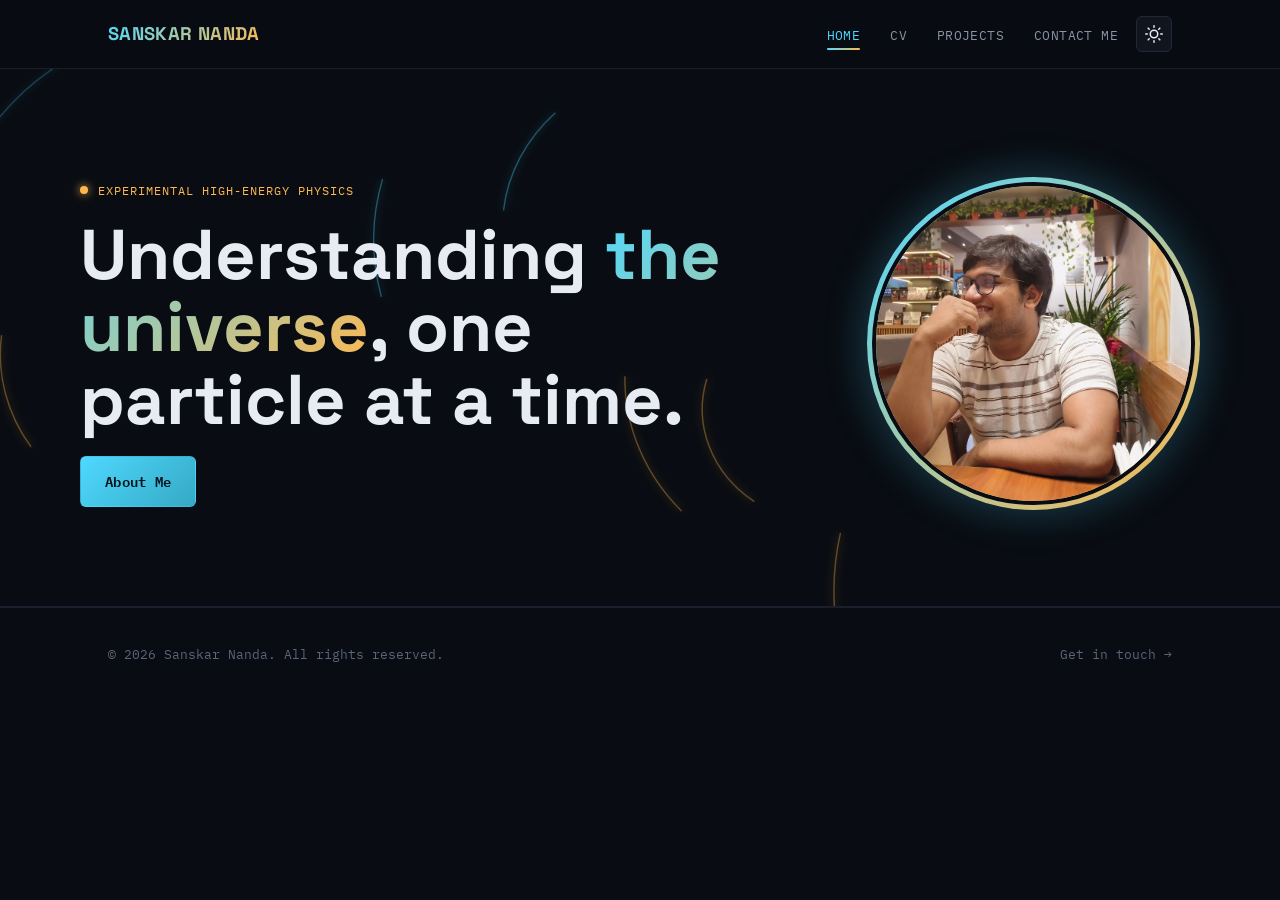
<file: index.html>
<!DOCTYPE html>
<html lang="en">
<head>
<script>(function(){var t=localStorage.getItem("theme");if(t==="light")document.documentElement.setAttribute("data-theme","light");})();</script>
<meta charset="UTF-8">
<meta name="viewport" content="width=device-width, initial-scale=1.0">
<title>Sanskar — Experimental Particle Physicist</title>
<meta name="description" content="Sanskar — final-year BS-MS student, IISER Berhampur. Master's thesis on tt̄ charge asymmetry with the CMS Collaboration at TIFR Mumbai.">
<link rel="preconnect" href="https://fonts.googleapis.com">
<link rel="preconnect" href="https://fonts.gstatic.com" crossorigin>
<link href="https://fonts.googleapis.com/css2?family=IBM+Plex+Mono:wght@400;500&family=IBM+Plex+Sans:wght@400;500;600&family=Space+Grotesk:wght@500;600;700&display=swap" rel="stylesheet">
<link rel="icon" href="assets/favicon.svg" type="image/svg+xml">   
<link rel="stylesheet" href="css/style.css">
</head>
<body>

<nav class="site-nav">
  <div class="wrap">
    <a href="index.html" class="logo"><span class="mark">SANSKAR NANDA</span></a>
    <button class="nav-toggle" aria-label="Toggle navigation" aria-expanded="false">☰</button>
    <ul class="nav-links">
      <li><a href="index.html" data-page="index.html">Home</a></li>
      <!-- <li><a href="about.html" data-page="about.html">About Me</a></li> -->
      <li><a href="cv.html" data-page="cv.html">CV</a></li>
      <!-- <li><a href="https://github.com/Sanskar-hep" target="_blank" rel="noopener" class="external-link">GitHub ↗</a></li> -->
      <li><a href="projects.html" data-page="projects.html">Projects</a></li>
      <!--<li><a href="blogs.html" data-page="blogs.html">Blogs</a></li>-->
      <li><a href="contact.html" data-page="contact.html">Contact me</a></li>
      <li><button id="theme-toggle" class="theme-toggle" aria-label="Toggle light and dark mode"><svg class="icon-sun" viewBox="0 0 24 24" fill="none" stroke="currentColor" stroke-width="2" stroke-linecap="round" stroke-linejoin="round"><circle cx="12" cy="12" r="5"/><path d="M12 1v2M12 21v2M4.22 4.22l1.42 1.42M18.36 18.36l1.42 1.42M1 12h2M21 12h2M4.22 19.78l1.42-1.42M18.36 5.64l1.42-1.42"/></svg><svg class="icon-moon" viewBox="0 0 24 24" fill="none" stroke="currentColor" stroke-width="2" stroke-linecap="round" stroke-linejoin="round"><path d="M21 12.79A9 9 0 1 1 11.21 3 7 7 0 0 0 21 12.79Z"/></svg></button></li>
    </ul>
  </div>
</nav>

<header class="hero">
  <canvas id="track-field" aria-hidden="true"></canvas>
  <div class="wrap hero-inner">
    <div class="hero-text">
      <p class="eyebrow">Experimental High-Energy Physics</p>
      <h1>Understanding <span class="accent">the universe</span>, one particle at a time.</h1>
      <div class="hero-actions">
        <a href="about.html" class="btn btn-primary">About Me</a>
      </div>
    </div>
    <div class="hero-photo">
      <div class="frame">
        <img src="assets/photo.png" alt="Sanskar">
      </div>
    </div>
  </div>
</header>

<footer>
  <div class="wrap">
    <span>© <span id="year"></span> Sanskar Nanda. All rights reserved.</span>
    <span><a href="contact.html">Get in touch →</a></span>
  </div>
</footer>

<script src="js/main.js"></script>
<script>document.getElementById('year').textContent = new Date().getFullYear();</script>
</body>
</html>
</file>
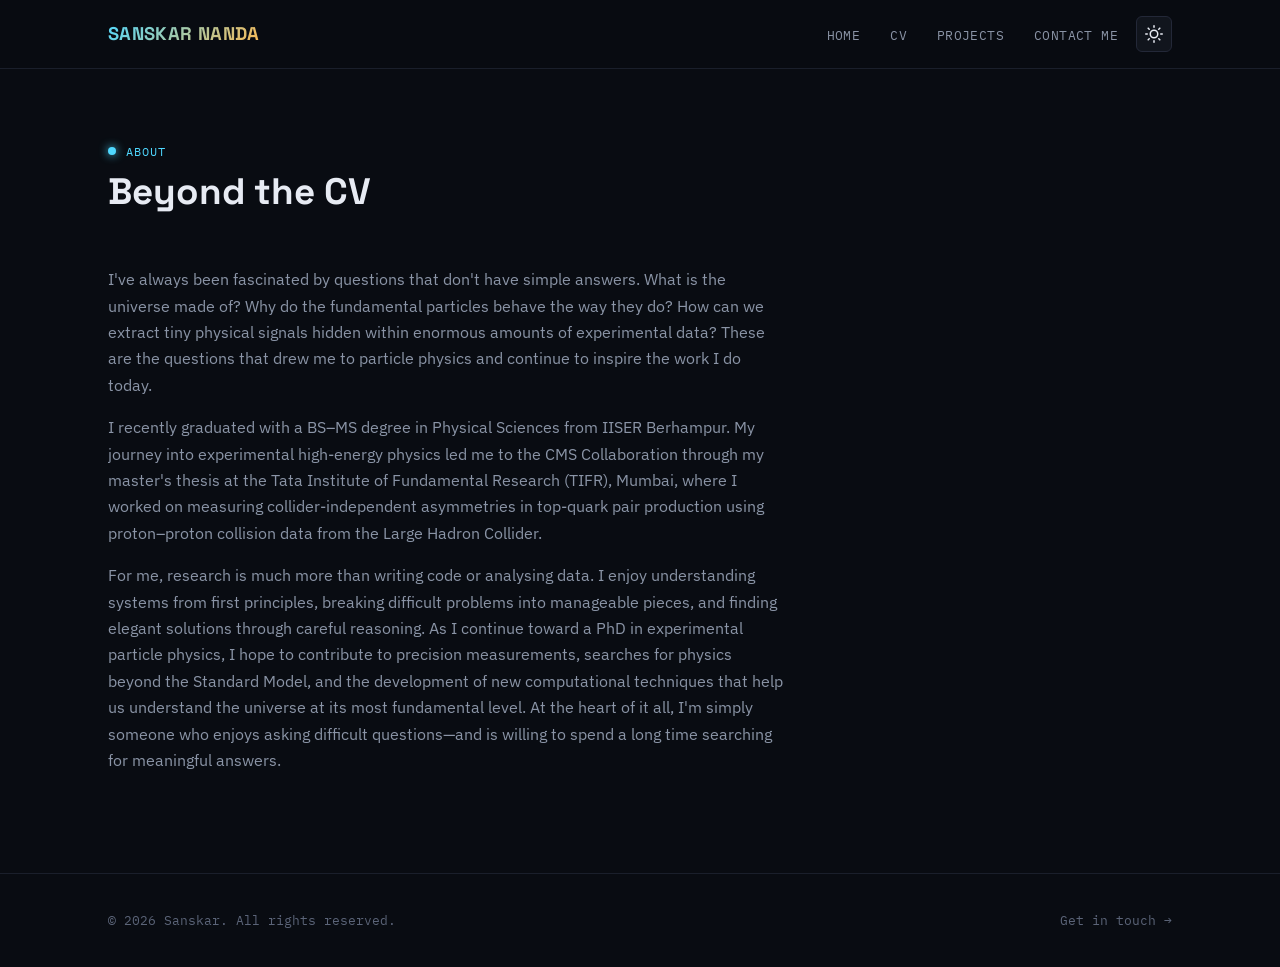
<file: about.html>
<!DOCTYPE html>
<html lang="en">
<head>
<script>(function(){var t=localStorage.getItem("theme");if(t==="light")document.documentElement.setAttribute("data-theme","light");})();</script>
<meta charset="UTF-8">
<meta name="viewport" content="width=device-width, initial-scale=1.0">
<title>About — Sanskar</title>
<link rel="preconnect" href="https://fonts.googleapis.com">
<link rel="preconnect" href="https://fonts.gstatic.com" crossorigin>
<link href="https://fonts.googleapis.com/css2?family=IBM+Plex+Mono:wght@400;500&family=IBM+Plex+Sans:wght@400;500;600&family=Space+Grotesk:wght@500;600;700&display=swap" rel="stylesheet">
<link rel="icon" href="assets/favicon.svg" type="image/svg+xml"> 
<link rel="stylesheet" href="css/style.css">
</head>
<body>

<nav class="site-nav">
  <div class="wrap">
    <a href="index.html" class="logo"><span class="mark">SANSKAR NANDA</span></a>
    <button class="nav-toggle" aria-label="Toggle navigation" aria-expanded="false">☰</button>
    <ul class="nav-links">
      <li><a href="index.html" data-page="index.html">Home</a></li>
      <!-- <li><a href="about.html" data-page="about.html">About Me</a></li> -->
      <li><a href="cv.html" data-page="cv.html">CV</a></li>
      <!-- <li><a href="https://github.com/Sanskar-hep" target="_blank" rel="noopener" class="external-link">GitHub ↗</a></li> -->
      <li><a href="projects.html" data-page="projects.html">Projects</a></li>
      <!--<li><a href="blogs.html" data-page="blogs.html">Blogs</a></li>-->
      <li><a href="contact.html" data-page="contact.html">Contact me</a></li>
      <li><button id="theme-toggle" class="theme-toggle" aria-label="Toggle light and dark mode"><svg class="icon-sun" viewBox="0 0 24 24" fill="none" stroke="currentColor" stroke-width="2" stroke-linecap="round" stroke-linejoin="round"><circle cx="12" cy="12" r="5"/><path d="M12 1v2M12 21v2M4.22 4.22l1.42 1.42M18.36 18.36l1.42 1.42M1 12h2M21 12h2M4.22 19.78l1.42-1.42M18.36 5.64l1.42-1.42"/></svg><svg class="icon-moon" viewBox="0 0 24 24" fill="none" stroke="currentColor" stroke-width="2" stroke-linecap="round" stroke-linejoin="round"><path d="M21 12.79A9 9 0 1 1 11.21 3 7 7 0 0 0 21 12.79Z"/></svg></button></li>
    </ul>
    </ul>
  </div>
</nav>

<section style="padding-top:72px;">
  <div class="wrap">
    <div class="section-head">
      <p class="eyebrow">About</p>
      <h2>Beyond the CV</h2>
    </div>

    <div class="prose">
      <p>
        I've always been fascinated by questions that don't have simple answers. What is the universe made of? Why do the fundamental particles behave the way they do? How can we extract tiny physical signals hidden within enormous amounts of experimental data? These are the questions that drew me to particle physics and continue to inspire the work I do today.
      </p>

      <p>
        I recently graduated with a BS–MS degree in Physical Sciences from IISER Berhampur. My journey into experimental high-energy physics led me to the CMS Collaboration through my master's thesis at the Tata Institute of Fundamental Research (TIFR), Mumbai, where I worked on measuring collider-independent asymmetries in top-quark pair production using proton–proton collision data from the Large Hadron Collider.
      </p>

      <p>
        For me, research is much more than writing code or analysing data. I enjoy understanding systems from first principles, breaking difficult problems into manageable pieces, and finding elegant solutions through careful reasoning. As I continue toward a PhD in experimental particle physics, I hope to contribute to precision measurements, searches for physics beyond the Standard Model, and the development of new computational techniques that help us understand the universe at its most fundamental level. At the heart of it all, I'm simply someone who enjoys asking difficult questions—and is willing to spend a long time searching for meaningful answers.

    </div>
  </div>
</section>

<footer>
  <div class="wrap">
    <span>© <span id="year"></span> Sanskar. All rights reserved.</span>
    <span><a href="contact.html">Get in touch →</a></span>
  </div>
</footer>

<script src="js/main.js"></script>
<script>document.getElementById('year').textContent = new Date().getFullYear();</script>
</body>
</html>
</file>
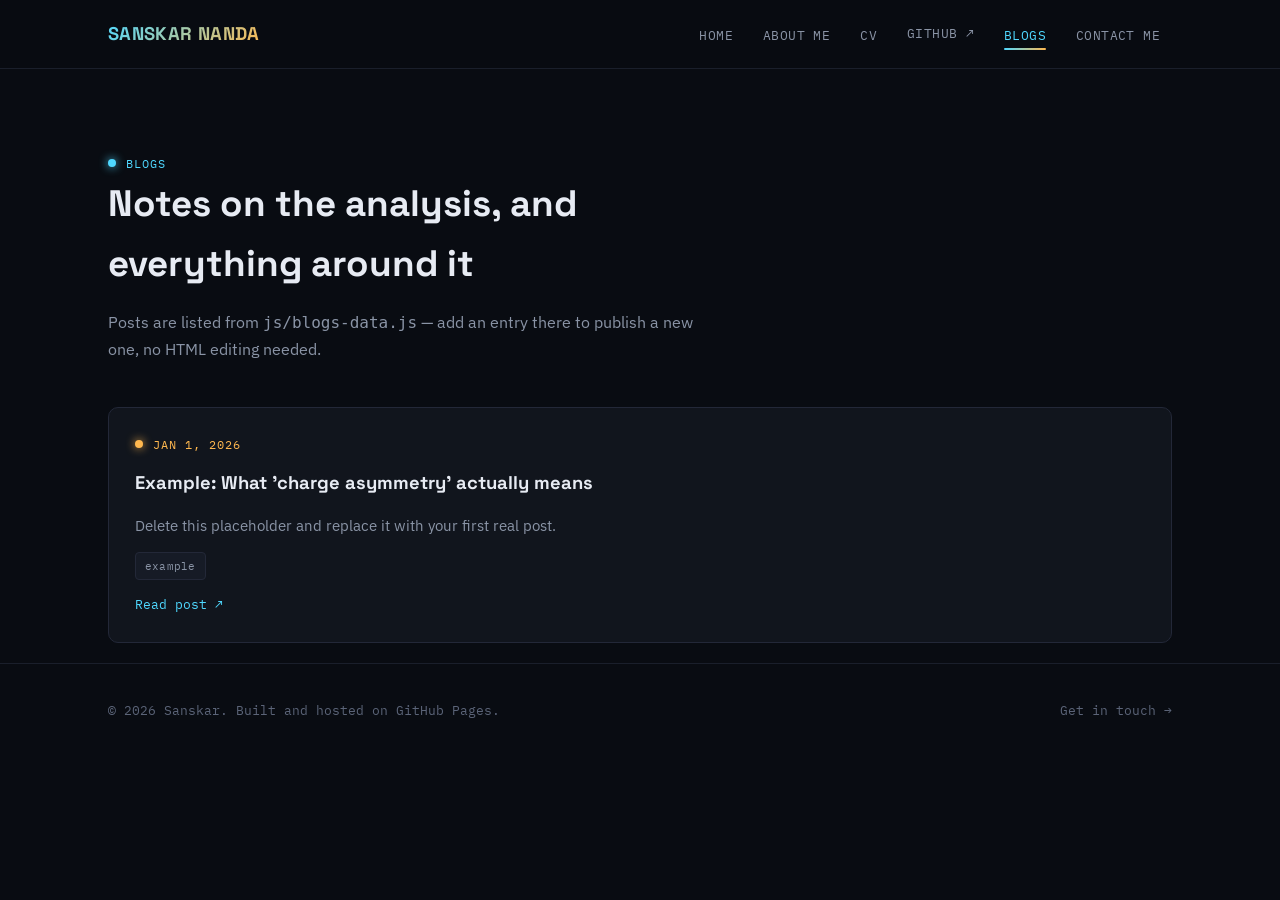
<file: blogs.html>
<!DOCTYPE html>
<html lang="en">
<head>
<meta charset="UTF-8">
<meta name="viewport" content="width=device-width, initial-scale=1.0">
<title>Blogs — Sanskar</title>
<link rel="preconnect" href="https://fonts.googleapis.com">
<link rel="preconnect" href="https://fonts.gstatic.com" crossorigin>
<link href="https://fonts.googleapis.com/css2?family=IBM+Plex+Mono:wght@400;500&family=IBM+Plex+Sans:wght@400;500;600&family=Space+Grotesk:wght@500;600;700&display=swap" rel="stylesheet">
<link rel="stylesheet" href="css/style.css">
</head>
<body>

<nav class="site-nav">
  <div class="wrap">
    <a href="index.html" class="logo"><span class="mark">SANSKAR NANDA</span></a>
    <button class="nav-toggle" aria-label="Toggle navigation" aria-expanded="false">☰</button>
    <ul class="nav-links">
      <li><a href="index.html" data-page="index.html">Home</a></li>
      <li><a href="about.html" data-page="about.html">About Me</a></li>
      <li><a href="cv.html" data-page="cv.html">CV</a></li>
      <li><a href="https://github.com/Sanskar-hep" target="_blank" rel="noopener" class="external-link">GitHub ↗</a></li>
      <li><a href="blogs.html" data-page="blogs.html">Blogs</a></li>
      <li><a href="contact.html" data-page="contact.html">Contact me</a></li>
    </ul>
  </div>
</nav>

<section style="padding-bottom:20px;">
  <div class="wrap">
    <div class="section-head">
      <p class="eyebrow">Blogs</p>
      <h2>Notes on the analysis, and everything around it</h2>
      <p>Posts are listed from <code>js/blogs-data.js</code> — add an entry there to publish a new one, no HTML editing needed.</p>
    </div>
    <div class="card-grid" id="blog-grid"></div>
    <div class="empty-note" id="blog-empty" style="display:none; margin-top: 20px;">
      No posts yet. Add one in <code>js/blogs-data.js</code>.
    </div>
  </div>
</section>

<footer>
  <div class="wrap">
    <span>© <span id="year"></span> Sanskar. Built and hosted on GitHub Pages.</span>
    <span><a href="contact.html">Get in touch →</a></span>
  </div>
</footer>

<script src="js/blogs-data.js"></script>
<script src="js/main.js"></script>
<script>
  document.getElementById('year').textContent = new Date().getFullYear();

  (function () {
    var grid = document.getElementById('blog-grid');
    var empty = document.getElementById('blog-empty');
    var posts = (typeof BLOG_POSTS !== 'undefined') ? BLOG_POSTS.slice() : [];

    if (posts.length === 0) {
      empty.style.display = 'block';
      return;
    }

    posts.sort(function (a, b) { return new Date(b.date) - new Date(a.date); });

    posts.forEach(function (post) {
      var card = document.createElement('article');
      card.className = 'card';

      var dateStr = new Date(post.date).toLocaleDateString('en-US', {
        year: 'numeric', month: 'short', day: 'numeric'
      });

      var tagsHtml = (post.tags || []).map(function (t) {
        return '<span class="tag">' + t + '</span>';
      }).join('');

      card.innerHTML =
        '<div class="eyebrow" style="margin-bottom:0;">' + dateStr + '</div>' +
        '<h3>' + post.title + '</h3>' +
        '<p>' + post.excerpt + '</p>' +
        '<div class="tag-row">' + tagsHtml + '</div>' +
        '<a class="card-link" href="' + post.url + '">Read post ↗</a>';

      grid.appendChild(card);
    });
  })();
</script>
</body>
</html>
</file>
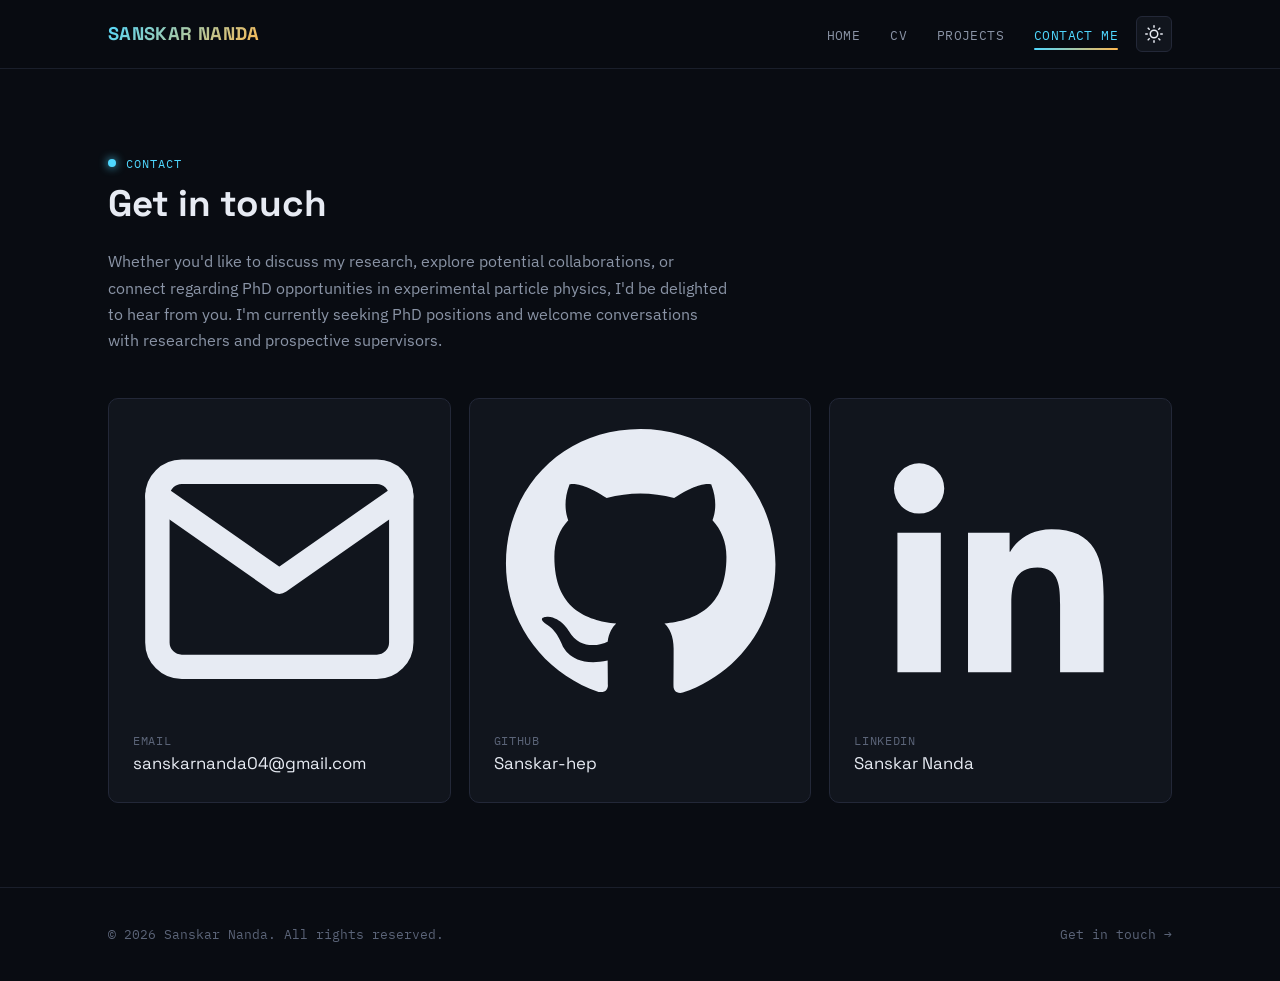
<file: contact.html>
<!DOCTYPE html>
<html lang="en">
<head>
<script>(function(){var t=localStorage.getItem("theme");if(t==="light")document.documentElement.setAttribute("data-theme","light");})();</script>
<meta charset="UTF-8">
<meta name="viewport" content="width=device-width, initial-scale=1.0">
<title>Contact — Sanskar</title>
<link rel="preconnect" href="https://fonts.googleapis.com">
<link rel="preconnect" href="https://fonts.gstatic.com" crossorigin>
<link href="https://fonts.googleapis.com/css2?family=IBM+Plex+Mono:wght@400;500&family=IBM+Plex+Sans:wght@400;500;600&family=Space+Grotesk:wght@500;600;700&display=swap" rel="stylesheet">
<link rel="icon" href="assets/favicon.svg" type="image/svg+xml"> 
<link rel="stylesheet" href="css/style.css">
</head>
<body>

<nav class="site-nav">
  <div class="wrap">
    <a href="index.html" class="logo"><span class="mark">SANSKAR NANDA</span></a>
    <button class="nav-toggle" aria-label="Toggle navigation" aria-expanded="false">☰</button>
    <ul class="nav-links">
      <li><a href="index.html" data-page="index.html">Home</a></li>
      <!-- <li><a href="about.html" data-page="about.html">About Me</a></li> -->
      <li><a href="cv.html" data-page="cv.html">CV</a></li>
      <!-- <li><a href="https://github.com/Sanskar-hep" target="_blank" rel="noopener" class="external-link">GitHub ↗</a></li> -->
      <li><a href="projects.html" data-page="projects.html">Projects</a></li>
      <!--<li><a href="blogs.html" data-page="blogs.html">Blogs</a></li>-->
      <li><a href="contact.html" data-page="contact.html">Contact me</a></li>
      <li><button id="theme-toggle" class="theme-toggle" aria-label="Toggle light and dark mode"><svg class="icon-sun" viewBox="0 0 24 24" fill="none" stroke="currentColor" stroke-width="2" stroke-linecap="round" stroke-linejoin="round"><circle cx="12" cy="12" r="5"/><path d="M12 1v2M12 21v2M4.22 4.22l1.42 1.42M18.36 18.36l1.42 1.42M1 12h2M21 12h2M4.22 19.78l1.42-1.42M18.36 5.64l1.42-1.42"/></svg><svg class="icon-moon" viewBox="0 0 24 24" fill="none" stroke="currentColor" stroke-width="2" stroke-linecap="round" stroke-linejoin="round"><path d="M21 12.79A9 9 0 1 1 11.21 3 7 7 0 0 0 21 12.79Z"/></svg></button></li>
    </ul>
  </div>
</nav>

<section>
  <div class="wrap">
    <div class="section-head">
      <p class="eyebrow">Contact</p>
      <h2>Get in touch</h2>
      <p>Whether you'd like to discuss my research, explore potential collaborations, or connect regarding PhD opportunities in experimental particle physics, I'd be delighted to hear from you. I'm currently seeking PhD positions and welcome conversations with researchers and prospective supervisors.</p>
    </div>

<div class="contact-grid">

  <div class="contact-card">
    <div class="icon">
      <svg viewBox="0 0 24 24" fill="none" stroke="currentColor" stroke-width="2" stroke-linecap="round" stroke-linejoin="round"><path d="M4 4h16v16H4z" stroke="none"/><path d="M22 6l-10 7L2 6"/><path d="M2 6a2 2 0 0 1 2-2h16a2 2 0 0 1 2 2v12a2 2 0 0 1-2 2H4a2 2 0 0 1-2-2V6Z"/></svg>
    </div>
    <div class="text">
      <div class="label">Email</div>
      <a class="value" href="mailto:sanskarnanda04@gmail.com">sanskarnanda04@gmail.com</a>
    </div>
  </div>

  <div class="contact-card">
    <div class="icon">
      <svg viewBox="0 0 24 24" fill="currentColor"><path d="M12 .5C5.73.5.98 5.24.98 11.52c0 4.9 3.18 9.06 7.6 10.53.56.1.76-.24.76-.53 0-.27-.01-1.13-.02-2.04-3.09.67-3.74-1.31-3.74-1.31-.5-1.28-1.23-1.62-1.23-1.62-1-.68.08-.67.08-.67 1.1.08 1.68 1.13 1.68 1.13.99 1.68 2.58 1.2 3.21.92.1-.71.39-1.2.7-1.48-2.47-.28-5.07-1.23-5.07-5.49 0-1.21.43-2.2 1.14-2.98-.11-.28-.5-1.42.11-2.96 0 0 .93-.3 3.04 1.14a10.5 10.5 0 0 1 5.53 0c2.11-1.44 3.04-1.14 3.04-1.14.61 1.54.22 2.68.11 2.96.71.78 1.14 1.77 1.14 2.98 0 4.27-2.6 5.21-5.08 5.48.4.35.75 1.02.75 2.07 0 1.5-.01 2.7-.01 3.07 0 .29.2.64.76.53 4.42-1.47 7.6-5.63 7.6-10.53C23.02 5.24 18.27.5 12 .5Z"/></svg>
    </div>
    <div class="text">
      <div class="label">GitHub</div>
      <a class="value" href="https://github.com/Sanskar-hep" target="_blank" rel="noopener">Sanskar-hep</a>
    </div>
  </div>

  <div class="contact-card">
    <div class="icon">
      <svg viewBox="0 0 24 24" fill="currentColor"><path d="M20.45 20.45h-3.55v-5.57c0-1.33-.03-3.04-1.85-3.04-1.86 0-2.15 1.45-2.15 2.94v5.67H9.35V9h3.41v1.56h.05c.48-.9 1.64-1.85 3.38-1.85 3.61 0 4.28 2.38 4.28 5.47v6.27ZM5.34 7.43a2.06 2.06 0 1 1 0-4.12 2.06 2.06 0 0 1 0 4.12ZM7.12 20.45H3.56V9h3.56v11.45Z"/></svg>
    </div>
    <div class="text">
      <div class="label">LinkedIn</div>
      <a class="value" href="https://www.linkedin.com/in/sanskar-nanda-5a7899271/" target="_blank" rel="noopener">Sanskar Nanda</a>
    </div>
  </div>

</div>
  </div>
</section>

<footer>
  <div class="wrap">
    <span>© <span id="year"></span> Sanskar Nanda. All rights reserved.</span>
    <span><a href="contact.html">Get in touch →</a></span>
  </div>
</footer>

<script src="js/main.js"></script>
<script>document.getElementById('year').textContent = new Date().getFullYear();</script>
</body>
</html>
</file>
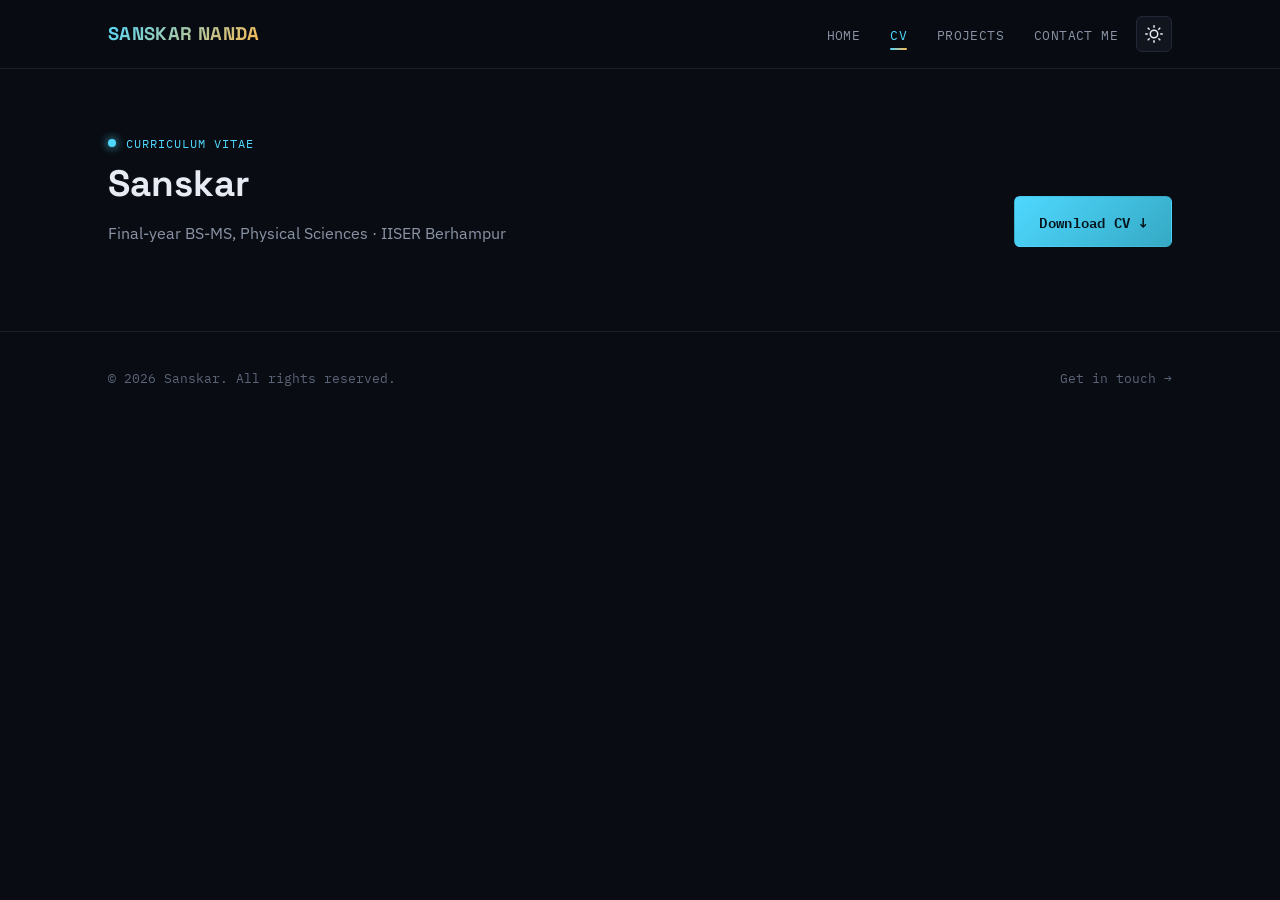
<file: cv.html>
<!DOCTYPE html>
<html lang="en">
<head>
<script>(function(){var t=localStorage.getItem("theme");if(t==="light")document.documentElement.setAttribute("data-theme","light");})();</script>
<meta charset="UTF-8">
<meta name="viewport" content="width=device-width, initial-scale=1.0">
<title>CV — Sanskar</title>
<link rel="preconnect" href="https://fonts.googleapis.com">
<link rel="preconnect" href="https://fonts.gstatic.com" crossorigin>
<link href="https://fonts.googleapis.com/css2?family=IBM+Plex+Mono:wght@400;500&family=IBM+Plex+Sans:wght@400;500;600&family=Space+Grotesk:wght@500;600;700&display=swap" rel="stylesheet">
<link rel="icon" href="assets/favicon.svg" type="image/svg+xml">
<link rel="stylesheet" href="css/style.css">
</head>
<body>

<nav class="site-nav">
  <div class="wrap">
    <a href="index.html" class="logo"><span class="mark">SANSKAR NANDA</span></a>
    <button class="nav-toggle" aria-label="Toggle navigation" aria-expanded="false">☰</button>
    <ul class="nav-links">
      <li><a href="index.html" data-page="index.html">Home</a></li>
      <!-- <li><a href="about.html" data-page="about.html">About Me</a></li> -->
      <li><a href="cv.html" data-page="cv.html">CV</a></li>
      <!-- <li><a href="https://github.com/Sanskar-hep" target="_blank" rel="noopener" class="external-link">GitHub ↗</a></li> -->
      <li><a href="projects.html" data-page="projects.html">Projects</a></li>
      <!--<li><a href="blogs.html" data-page="blogs.html">Blogs</a></li>-->
      <li><a href="contact.html" data-page="contact.html">Contact me</a></li>
      <li><button id="theme-toggle" class="theme-toggle" aria-label="Toggle light and dark mode"><svg class="icon-sun" viewBox="0 0 24 24" fill="none" stroke="currentColor" stroke-width="2" stroke-linecap="round" stroke-linejoin="round"><circle cx="12" cy="12" r="5"/><path d="M12 1v2M12 21v2M4.22 4.22l1.42 1.42M18.36 18.36l1.42 1.42M1 12h2M21 12h2M4.22 19.78l1.42-1.42M18.36 5.64l1.42-1.42"/></svg><svg class="icon-moon" viewBox="0 0 24 24" fill="none" stroke="currentColor" stroke-width="2" stroke-linecap="round" stroke-linejoin="round"><path d="M21 12.79A9 9 0 1 1 11.21 3 7 7 0 0 0 21 12.79Z"/></svg></button></li>
    </ul>
  </div>
</nav>

<section style="padding-top:64px; padding-bottom: 40px;">
  <div class="wrap">
    <div class="section-head" style="display:flex; align-items:flex-end; justify-content:space-between; gap:20px; flex-wrap:wrap; max-width:none;">
      <div>
        <p class="eyebrow">Curriculum Vitae</p>
        <h2 style="margin-bottom:6px;">Sanskar</h2>
        <p style="color:var(--text-secondary); margin:0;">Final-year BS-MS, Physical Sciences · IISER Berhampur</p>
      </div>
      <!-- Direct download replaced with a gate — see #cv-gate-backdrop below -->
      <button type="button" id="cv-request-btn" class="btn btn-primary">Download CV ↓</button>
    </div>
  </div>
</section>


<footer>
  <div class="wrap">
    <span>© <span id="year"></span> Sanskar. All rights reserved.</span>
    <span><a href="contact.html">Get in touch →</a></span>
  </div>
</footer>

<div id="cv-gate-backdrop" class="cv-gate-backdrop" hidden>
  <div class="cv-gate">
    <button type="button" id="cv-gate-close" class="cv-gate-close" aria-label="Close">✕</button>
    <h3>Quick, before you download</h3>
    <p>Just your name (and email if you'd like a reply) — helps me know who's actually reading this.</p>
    <!-- Replace YOUR_FORM_ID with your real Formspree endpoint -->
    <form id="cv-gate-form" action="https://formspree.io/f/mbgrrgwr" method="POST">
      <input type="text" name="name" placeholder="Your name" required>
      <input type="email" name="email" placeholder="Your email (optional)">
      <button type="submit" class="btn btn-primary">Continue to download</button>
    </form>
    <p id="cv-gate-status" class="cv-gate-status"></p>
  </div>
</div>

<script src="js/main.js"></script>
<script>document.getElementById('year').textContent = new Date().getFullYear();</script>
</body>
</html>
</file>
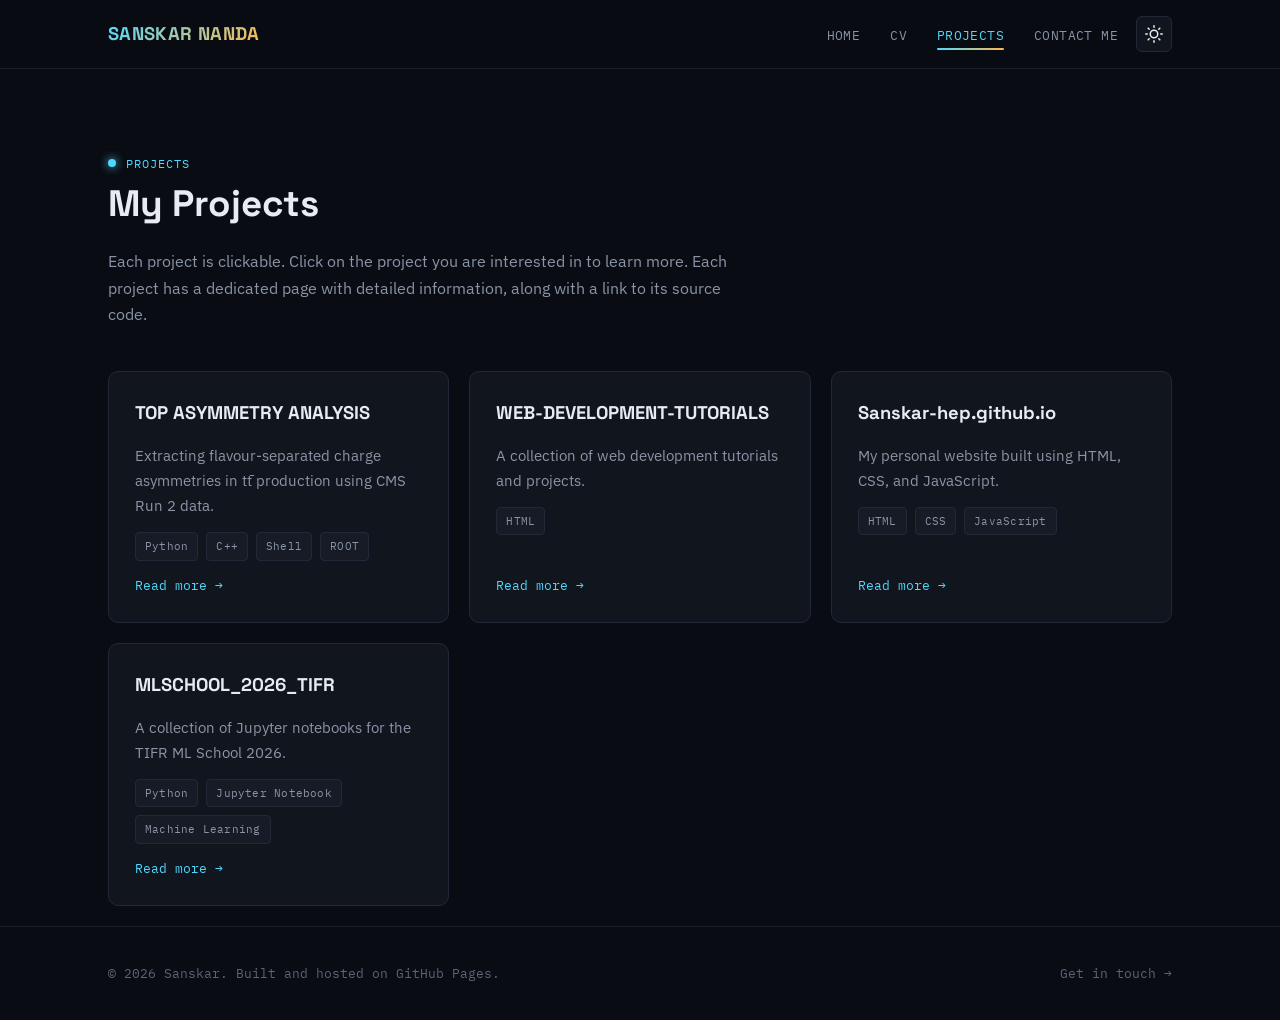
<file: projects.html>
<!DOCTYPE html>
<html lang="en">
<head>
<script>(function(){var t=localStorage.getItem("theme");if(t==="light")document.documentElement.setAttribute("data-theme","light");})();</script>
<meta charset="UTF-8">
<meta name="viewport" content="width=device-width, initial-scale=1.0">
<title>Projects — Sanskar</title>
<link rel="icon" href="assets/favicon.svg" type="image/svg+xml">
<link rel="preconnect" href="https://fonts.googleapis.com">
<link rel="preconnect" href="https://fonts.gstatic.com" crossorigin>
<link href="https://fonts.googleapis.com/css2?family=IBM+Plex+Mono:wght@400;500&family=IBM+Plex+Sans:wght@400;500;600&family=Space+Grotesk:wght@500;600;700&display=swap" rel="stylesheet">
<link rel="stylesheet" href="css/style.css">
</head>
<body>

<nav class="site-nav">
  <div class="wrap">
    <a href="index.html" class="logo"><span class="mark">SANSKAR NANDA</span></a>
    <button class="nav-toggle" aria-label="Toggle navigation" aria-expanded="false">☰</button>
    <ul class="nav-links">
      <li><a href="index.html" data-page="index.html">Home</a></li>
      <!-- <li><a href="about.html" data-page="about.html">About Me</a></li> -->
      <li><a href="cv.html" data-page="cv.html">CV</a></li>
      <li><a href="projects.html" data-page="projects.html">Projects</a></li>
      <li><a href="contact.html" data-page="contact.html">Contact me</a></li>
      <li><button id="theme-toggle" class="theme-toggle" aria-label="Toggle light and dark mode"><svg class="icon-sun" viewBox="0 0 24 24" fill="none" stroke="currentColor" stroke-width="2" stroke-linecap="round" stroke-linejoin="round"><circle cx="12" cy="12" r="5"/><path d="M12 1v2M12 21v2M4.22 4.22l1.42 1.42M18.36 18.36l1.42 1.42M1 12h2M21 12h2M4.22 19.78l1.42-1.42M18.36 5.64l1.42-1.42"/></svg><svg class="icon-moon" viewBox="0 0 24 24" fill="none" stroke="currentColor" stroke-width="2" stroke-linecap="round" stroke-linejoin="round"><path d="M21 12.79A9 9 0 1 1 11.21 3 7 7 0 0 0 21 12.79Z"/></svg></button></li>
    </ul>
  </div>
</nav>

<section style="padding-bottom:20px;">
  <div class="wrap">
    <div class="section-head">
      <p class="eyebrow">Projects</p>
      <h2>My Projects</h2>
      <p>Each project is clickable. Click on the project you are interested in to learn more. Each project has a dedicated page with detailed information, along with a link to its source code.
</p>
    </div>

    <div id="projects-status" class="empty-note">No projects to show yet.</div>
    <div class="card-grid" id="projects-grid"></div>
  </div>
</section>

<footer>
  <div class="wrap">
    <span>© <span id="year"></span> Sanskar. Built and hosted on GitHub Pages.</span>
    <span><a href="contact.html">Get in touch →</a></span>
  </div>
</footer>

<script src="js/projects-data.js"></script>
<script src="js/main.js"></script>
<script>
  document.getElementById('year').textContent = new Date().getFullYear();

  (function () {
    function slugify(str) {
      return str.toLowerCase().trim().replace(/[^a-z0-9]+/g, '-').replace(/(^-|-$)/g, '');
    }

    var grid = document.getElementById('projects-grid');
    var status = document.getElementById('projects-status');
    var list = (typeof CUSTOM_PROJECTS !== 'undefined') ? CUSTOM_PROJECTS : [];

    if (list.length === 0) {
      status.style.display = 'block';
      return;
    }
    status.style.display = 'none';

    list.forEach(function (p) {
      var slug = p.slug || slugify(p.name);

      var tagsHtml = (p.tags || []).map(function (t) {
        return '<span class="tag">' + t + '</span>';
      }).join('');

      var card = document.createElement('a');
      card.className = 'card';
      card.href = 'project.html?slug=' + encodeURIComponent(slug);

      card.innerHTML =
        '<h3>' + p.name + '</h3>' +
        '<p>' + (p.summary || 'No description provided.') + '</p>' +
        '<div class="tag-row">' + tagsHtml + '</div>' +
        '<span class="card-link">Read more →</span>';

      grid.appendChild(card);
    });
  })();
</script>
</body>
</html>
</file>
<file: css/style.css>
/* =========================================================
   Design tokens
   Palette is grounded in the subject: Cherenkov-blue for
   negative charge, amber for positive charge — the same
   pair that codes tracks in a real detector event display.
   ========================================================= */
:root{
  --bg: #090c12;
  --bg-panel: #11151d;
  --bg-panel-2: #161b26;
  --border: #232838;
  --border-soft: #1a1f2b;

  --text-primary: #e7ebf3;
  --text-secondary: #8a94a6;
  --text-tertiary: #5b6478;

  --cyan: #4fd8ff;
  --cyan-dim: #2a7d94;
  --amber: #ffb84f;
  --amber-dim: #93692a;

  --radius: 10px;
  --radius-sm: 6px;
  --max-width: 1120px;

  --font-display: 'Space Grotesk', sans-serif;
  --font-body: 'IBM Plex Sans', sans-serif;
  --font-mono: 'IBM Plex Mono', monospace;
}

*, *::before, *::after{ box-sizing: border-box; }

/* =========================================================
   Light theme
   Same variable names, lighter values. Toggled by setting
   data-theme="light" on <html> (see js/main.js).
   ========================================================= */
[data-theme="light"]{
  --bg: #f7f8fa;
  --bg-panel: #ffffff;
  --bg-panel-2: #eef0f4;
  --border: #dde1e8;
  --border-soft: #e6e9ee;

  --text-primary: #14181f;
  --text-secondary: #4b5566;
  --text-tertiary: #7a8494;

  --cyan: #0891b2;
  --cyan-dim: #7dd3e0;
  --amber: #b45309;
  --amber-dim: #f0b467;
}

[data-theme="light"] .site-nav{
  background: rgba(247, 248, 250, 0.85);
}

[data-theme="light"] ::selection{
  background: var(--cyan);
  color: #ffffff;
}

html{ scroll-behavior: smooth; }

@media (prefers-reduced-motion: reduce){
  html{ scroll-behavior: auto; }
  *{ animation-duration: 0.001ms !important; animation-iteration-count: 1 !important; transition-duration: 0.001ms !important; }
}

body{
  margin: 0;
  background: var(--bg);
  color: var(--text-primary);
  font-family: var(--font-body);
  font-size: 16px;
  line-height: 1.65;
  -webkit-font-smoothing: antialiased;
}

a{ color: inherit; text-decoration: none; }

img{ max-width: 100%; display: block; }

::selection{ background: var(--cyan); color: #04121a; }

:focus-visible{
  outline: 2px solid var(--cyan);
  outline-offset: 3px;
  border-radius: 3px;
}

.wrap{
  max-width: var(--max-width);
  margin: 0 auto;
  padding: 0 28px;
}

/* =========================================================
   Nav
   ========================================================= */
.site-nav{
  position: sticky;
  top: 0;
  z-index: 50;
  background: rgba(9, 12, 18, 0.82);
  backdrop-filter: blur(10px);
  border-bottom: 1px solid var(--border-soft);
}

.site-nav .wrap{
  display: flex;
  align-items: center;
  justify-content: space-between;
  height: 68px;
}

.logo{
  font-family: var(--font-display);
  font-weight: 700;
  font-size: 1.15rem;
  letter-spacing: 0.02em;
  display: flex;
  align-items: baseline;
  gap: 10px;
}

.logo .mark{
  background: linear-gradient(135deg, var(--cyan), var(--amber));
  -webkit-background-clip: text;
  background-clip: text;
  color: transparent;
}

.logo .role{
  font-family: var(--font-mono);
  font-size: 0.68rem;
  color: var(--text-tertiary);
  letter-spacing: 0.06em;
  text-transform: uppercase;
  display: none;
}

@media (min-width: 640px){
  .logo .role{ display: inline; }
}

.nav-links{
  display: flex;
  align-items: center;
  gap: 6px;
  list-style: none;
  margin: 0;
  padding: 0;
}

.nav-links a{
  font-family: var(--font-mono);
  font-size: 0.82rem;
  letter-spacing: 0.03em;
  text-transform: uppercase;
  color: var(--text-secondary);
  padding: 8px 12px;
  border-radius: var(--radius-sm);
  transition: color 0.15s ease, background 0.15s ease;
  position: relative;
}

.nav-links a:hover{ color: var(--text-primary); background: var(--bg-panel); }

.nav-links a.active{ color: var(--cyan); }

.nav-links a.active::after{
  content: "";
  position: absolute;
  left: 12px;
  right: 12px;
  bottom: 2px;
  height: 2px;
  background: linear-gradient(90deg, var(--cyan), var(--amber));
  border-radius: 2px;
}

.nav-links a.external-link{
  display: inline-flex;
  align-items: center;
  gap: 4px;
}

.nav-toggle{
  display: none;
  background: none;
  border: 1px solid var(--border);
  border-radius: var(--radius-sm);
  color: var(--text-primary);
  width: 40px;
  height: 40px;
  align-items: center;
  justify-content: center;
  cursor: pointer;
}

.theme-toggle{
  display: flex;
  align-items: center;
  justify-content: center;
  width: 36px;
  height: 36px;
  border: 1px solid var(--border);
  border-radius: var(--radius-sm);
  background: var(--bg-panel);
  color: var(--text-primary);
  cursor: pointer;
  transition: border-color 0.15s ease, color 0.15s ease;
}

.theme-toggle:hover{ border-color: var(--cyan); color: var(--cyan); }

.theme-toggle svg{ width: 18px; height: 18px; }

.theme-toggle .icon-moon{ display: none; }

[data-theme="light"] .theme-toggle .icon-sun{ display: none; }
[data-theme="light"] .theme-toggle .icon-moon{ display: block; }

@media (max-width: 780px){
  .nav-toggle{ display: flex; }
  .nav-links{
    position: absolute;
    top: 68px;
    left: 0;
    right: 0;
    flex-direction: column;
    align-items: stretch;
    background: var(--bg-panel);
    border-bottom: 1px solid var(--border);
    padding: 10px;
    gap: 2px;
    display: none;
  }
  .nav-links.open{ display: flex; }
  .nav-links a{ padding: 12px 14px; }
  .nav-links a.active::after{ display: none; }
  .nav-links a.active{ background: var(--bg-panel-2); }
}

/* =========================================================
   Hero (home page only)
   ========================================================= */
.hero{
  position: relative;
  overflow: hidden;
  border-bottom: 1px solid var(--border-soft);
}

.hero canvas{
  position: absolute;
  inset: 0;
  width: 100%;
  height: 100%;
  opacity: 0.55;
}

.hero-inner{
  position: relative;
  z-index: 2;
  padding: 108px 0 96px;
  display: flex;
  align-items: center;
  gap: 56px;
}

.hero-text{ flex: 1; min-width: 0; order: 1; }

.hero-photo{ flex-shrink: 0; order: 2; }

.hero-photo .frame{
  width: clamp(220px, 26vw, 500px);
  height: clamp(220px, 26vw, 500px);
  border-radius: 50%;
  padding: 5px;
  background: linear-gradient(135deg, var(--cyan), var(--amber));
  box-shadow: 0 0 44px rgba(79, 216, 255, 0.28);
}

.hero-photo img{
  width: 100%;
  height: 100%;
  border-radius: 50%;
  object-fit: cover;
  display: block;
  border: 4px solid var(--bg);
}

@media (max-width: 780px){
  .hero-inner{ flex-direction: column; text-align: center; gap: 32px; }
  .hero-photo{ order: -1; }
  .hero-actions{ justify-content: center; }
  .hero p.lede{ margin-left: auto; margin-right: auto; }
}

.eyebrow{
  font-family: var(--font-mono);
  font-size: 0.78rem;
  letter-spacing: 0.08em;
  text-transform: uppercase;
  color: var(--amber);
  margin: 0 0 18px;
  display: flex;
  align-items: center;
  gap: 10px;
}

.eyebrow::before{
  content: "";
  width: 8px;
  height: 8px;
  border-radius: 50%;
  background: var(--amber);
  box-shadow: 0 0 10px var(--amber);
}

.hero h1{
  font-family: var(--font-display);
  font-size: clamp(2.6rem, 6vw, 4.4rem);
  line-height: 1.03;
  margin: 0 0 20px;
  max-width: 14ch;
}

.hero h1 .accent{
  background: linear-gradient(135deg, var(--cyan), var(--amber));
  -webkit-background-clip: text;
  background-clip: text;
  color: transparent;
}

.hero p.lede{
  font-size: 1.1rem;
  color: var(--text-secondary);
  max-width: 56ch;
  margin: 0 0 36px;
}

.hero-actions{
  display: flex;
  gap: 14px;
  flex-wrap: wrap;
}

/* =========================================================
   Buttons
   ========================================================= */
.btn{
  font-family: var(--font-mono);
  font-size: 0.86rem;
  letter-spacing: 0.02em;
  padding: 13px 24px;
  border-radius: var(--radius-sm);
  border: 1px solid transparent;
  display: inline-flex;
  align-items: center;
  gap: 8px;
  cursor: pointer;
  transition: transform 0.15s ease, border-color 0.15s ease, background 0.15s ease;
}

.btn:hover{ transform: translateY(-1px); }

.btn-primary{
  background: linear-gradient(135deg, var(--cyan), #35a9c4);
  color: #04121a;
  font-weight: 600;
}

.btn-primary:hover{ box-shadow: 0 0 24px rgba(79, 216, 255, 0.35); }

.btn-ghost{
  border-color: var(--border);
  color: var(--text-primary);
  background: var(--bg-panel);
}

.btn-ghost:hover{ border-color: var(--cyan); color: var(--cyan); }

/* =========================================================
   Stat strip
   ========================================================= */
.stat-strip{
  border-bottom: 1px solid var(--border-soft);
  background: var(--bg-panel);
}

.stat-strip .wrap{
  display: grid;
  grid-template-columns: repeat(auto-fit, minmax(220px, 1fr));
  gap: 0;
}

.stat{
  padding: 26px 0;
  border-right: 1px solid var(--border-soft);
}

.stat:last-child{ border-right: none; }

.stat .label{
  font-family: var(--font-mono);
  font-size: 0.72rem;
  text-transform: uppercase;
  letter-spacing: 0.06em;
  color: var(--text-tertiary);
  margin-bottom: 6px;
}

.stat .value{
  font-family: var(--font-display);
  font-size: 1.05rem;
  color: var(--text-primary);
}

/* =========================================================
   Sections
   ========================================================= */
section{ padding: 84px 0; }

.section-head{ margin-bottom: 44px; max-width: 62ch; }

.section-head .eyebrow{ color: var(--cyan); }
.section-head .eyebrow::before{ background: var(--cyan); box-shadow: 0 0 10px var(--cyan); }

.section-head h2{
  font-family: var(--font-display);
  font-size: clamp(1.7rem, 3vw, 2.3rem);
  margin: 0 0 14px;
}

.section-head p{ color: var(--text-secondary); margin: 0; }

.prose p{ color: var(--text-secondary); max-width: 68ch; }
.prose p + p{ margin-top: 16px; }

/* =========================================================
   Cards (projects / blog)
   ========================================================= */
.card-grid{
  display: grid;
  grid-template-columns: repeat(auto-fit, minmax(300px, 1fr));
  gap: 20px;
}

.card{
  background: var(--bg-panel);
  border: 1px solid var(--border);
  border-radius: var(--radius);
  padding: 26px;
  display: flex;
  flex-direction: column;
  gap: 14px;
  transition: border-color 0.15s ease, transform 0.15s ease;
  text-decoration: none;
  color: inherit;
}

.card:hover{ border-color: var(--cyan-dim); transform: translateY(-2px); }

.card h3{
  font-family: var(--font-display);
  font-size: 1.15rem;
  margin: 0;
}

.card p{ color: var(--text-secondary); margin: 0; font-size: 0.95rem; }

.tag-row{ display: flex; flex-wrap: wrap; gap: 8px; }

.tag{
  font-family: var(--font-mono);
  font-size: 0.7rem;
  letter-spacing: 0.02em;
  padding: 4px 9px;
  border-radius: 4px;
  background: var(--bg-panel-2);
  border: 1px solid var(--border);
  color: var(--text-secondary);
}

.card-link{
  margin-top: auto;
  font-family: var(--font-mono);
  font-size: 0.82rem;
  color: var(--cyan);
  display: inline-flex;
  align-items: center;
  gap: 6px;
}

/* =========================================================
   CV / timeline
   ========================================================= */
.timeline{
  border-left: 1px solid var(--border);
  margin-left: 6px;
  padding-left: 30px;
  display: flex;
  flex-direction: column;
  gap: 40px;
}

.timeline-item{ position: relative; }

.timeline-item::before{
  content: "";
  position: absolute;
  left: -35px;
  top: 4px;
  width: 10px;
  height: 10px;
  border-radius: 50%;
  background: var(--bg);
  border: 2px solid var(--cyan);
}

.timeline-item .when{
  font-family: var(--font-mono);
  font-size: 0.78rem;
  color: var(--amber);
  text-transform: uppercase;
  letter-spacing: 0.04em;
  margin-bottom: 6px;
}

.timeline-item h3{
  font-family: var(--font-display);
  font-size: 1.15rem;
  margin: 0 0 4px;
}

.timeline-item .where{
  color: var(--text-secondary);
  font-size: 0.92rem;
  margin-bottom: 10px;
}

.timeline-item ul{
  margin: 0;
  padding-left: 18px;
  color: var(--text-secondary);
  font-size: 0.94rem;
  display: flex;
  flex-direction: column;
  gap: 6px;
}

.skill-groups{
  display: grid;
  grid-template-columns: repeat(auto-fit, minmax(240px, 1fr));
  gap: 24px;
}

.skill-group h4{
  font-family: var(--font-mono);
  font-size: 0.78rem;
  text-transform: uppercase;
  letter-spacing: 0.05em;
  color: var(--text-tertiary);
  margin: 0 0 12px;
}

.skill-group ul{
  list-style: none;
  margin: 0;
  padding: 0;
  display: flex;
  flex-direction: column;
  gap: 8px;
  color: var(--text-primary);
  font-size: 0.95rem;
}

/* =========================================================
   Contact
   ========================================================= */
.contact-grid{
  display: grid;
  grid-template-columns: repeat(auto-fit, minmax(260px, 1fr));
  gap: 18px;
}

.contact-card{
  background: var(--bg-panel);
  border: 1px solid var(--border);
  border-radius: var(--radius);
  padding: 24px;
  display: flex;
  flex-direction: column;
  gap: 8px;
}

.contact-card .label{
  font-family: var(--font-mono);
  font-size: 0.72rem;
  text-transform: uppercase;
  letter-spacing: 0.06em;
  color: var(--text-tertiary);
}

.contact-card .value{
  font-family: var(--font-display);
  font-size: 1.05rem;
}

.contact-card a.value:hover{ color: var(--cyan); }

/* =========================================================
   Footer
   ========================================================= */
footer{
  border-top: 1px solid var(--border-soft);
  padding: 36px 0;
}

footer .wrap{
  display: flex;
  justify-content: space-between;
  align-items: center;
  flex-wrap: wrap;
  gap: 12px;
  font-family: var(--font-mono);
  font-size: 0.8rem;
  color: var(--text-tertiary);
}

footer a:hover{ color: var(--cyan); }

/* =========================================================
   Utility
   ========================================================= */
.empty-note{
  border: 1px dashed var(--border);
  border-radius: var(--radius);
  padding: 32px;
  color: var(--text-secondary);
  font-size: 0.95rem;
}

/* =========================================================
   CV request gate
   ========================================================= */
.cv-gate-backdrop{
  position: fixed;
  inset: 0;
  background: rgba(4, 6, 10, 0.7);
  backdrop-filter: blur(4px);
  display: flex;
  align-items: center;
  justify-content: center;
  z-index: 100;
  padding: 20px;
}

.cv-gate-backdrop[hidden]{ display: none; }

.cv-gate{
  background: var(--bg-panel);
  border: 1px solid var(--border);
  border-radius: var(--radius);
  padding: 28px;
  max-width: 380px;
  width: 100%;
  position: relative;
}

.cv-gate h3{
  font-family: var(--font-display);
  font-size: 1.1rem;
  margin: 0 0 8px;
}

.cv-gate p{
  color: var(--text-secondary);
  font-size: 0.92rem;
  margin: 0 0 18px;
}

.cv-gate form{
  display: flex;
  flex-direction: column;
  gap: 10px;
}

.cv-gate input{
  font-family: var(--font-body);
  font-size: 0.94rem;
  padding: 11px 13px;
  border-radius: var(--radius-sm);
  border: 1px solid var(--border);
  background: var(--bg-panel-2);
  color: var(--text-primary);
}

.cv-gate input:focus{ outline: 2px solid var(--cyan); outline-offset: 1px; }

.cv-gate-status{
  font-family: var(--font-mono);
  font-size: 0.8rem;
  color: var(--cyan);
  margin-top: 10px !important;
  min-height: 1em;
}

.cv-gate-close{
  position: absolute;
  top: 14px;
  right: 14px;
  background: none;
  border: none;
  color: var(--text-tertiary);
  font-size: 1.2rem;
  cursor: pointer;
  line-height: 1;
}

.cv-gate-close:hover{ color: var(--text-primary); }

/* =========================================================
   Project preview modal (reuses .cv-gate-backdrop styling)
   ========================================================= */
.project-actions{
  margin-top: auto;
  display: flex;
  gap: 10px;
  flex-wrap: wrap;
}

.project-actions .btn{ padding: 10px 16px; font-size: 0.8rem; }

.readme-modal{ max-width: 620px; width: 100%; }

.readme-modal h3{
  font-family: var(--font-display);
  font-size: 1.2rem;
  margin: 0 0 14px;
}

.readme-body{
  font-family: var(--font-body);
  font-size: 0.92rem;
  line-height: 1.65;
  color: var(--text-secondary);
  max-height: 55vh;
  overflow-y: auto;
  background: var(--bg-panel-2);
  border: 1px solid var(--border);
  border-radius: var(--radius-sm);
  padding: 20px;
}

.readme-body h1, .readme-body h2, .readme-body h3{
  font-family: var(--font-display);
  color: var(--text-primary);
  margin: 20px 0 10px;
  line-height: 1.3;
}

.readme-body h1{ font-size: 1.3rem; }
.readme-body h2{ font-size: 1.12rem; }
.readme-body h3{ font-size: 1rem; }

.readme-body p, .readme-body ul, .readme-body ol{ margin: 0 0 14px; }

.readme-body ul, .readme-body ol{ padding-left: 22px; }

.readme-body li{ margin-bottom: 6px; }

.readme-body a{ color: var(--cyan); text-decoration: underline; text-underline-offset: 2px; }

.readme-body code{
  font-family: var(--font-mono);
  font-size: 0.82em;
  background: var(--bg-panel);
  border: 1px solid var(--border);
  border-radius: 4px;
  padding: 2px 5px;
}

.readme-body pre{
  background: var(--bg-panel);
  border: 1px solid var(--border);
  border-radius: var(--radius-sm);
  padding: 14px;
  overflow-x: auto;
  margin: 0 0 14px;
}

.readme-body pre code{
  border: none;
  padding: 0;
  background: none;
}

.readme-body blockquote{
  border-left: 3px solid var(--cyan-dim);
  margin: 0 0 14px;
  padding: 2px 0 2px 14px;
  color: var(--text-tertiary);
}

.readme-body img{ max-width: 100%; border-radius: var(--radius-sm); margin: 8px 0; }

.readme-body hr{ border: none; border-top: 1px solid var(--border); margin: 18px 0; }

.readme-body table{ border-collapse: collapse; width: 100%; margin: 0 0 14px; font-size: 0.85rem; }

.readme-body th, .readme-body td{
  border: 1px solid var(--border);
  padding: 6px 10px;
  text-align: left;
}
</file>
